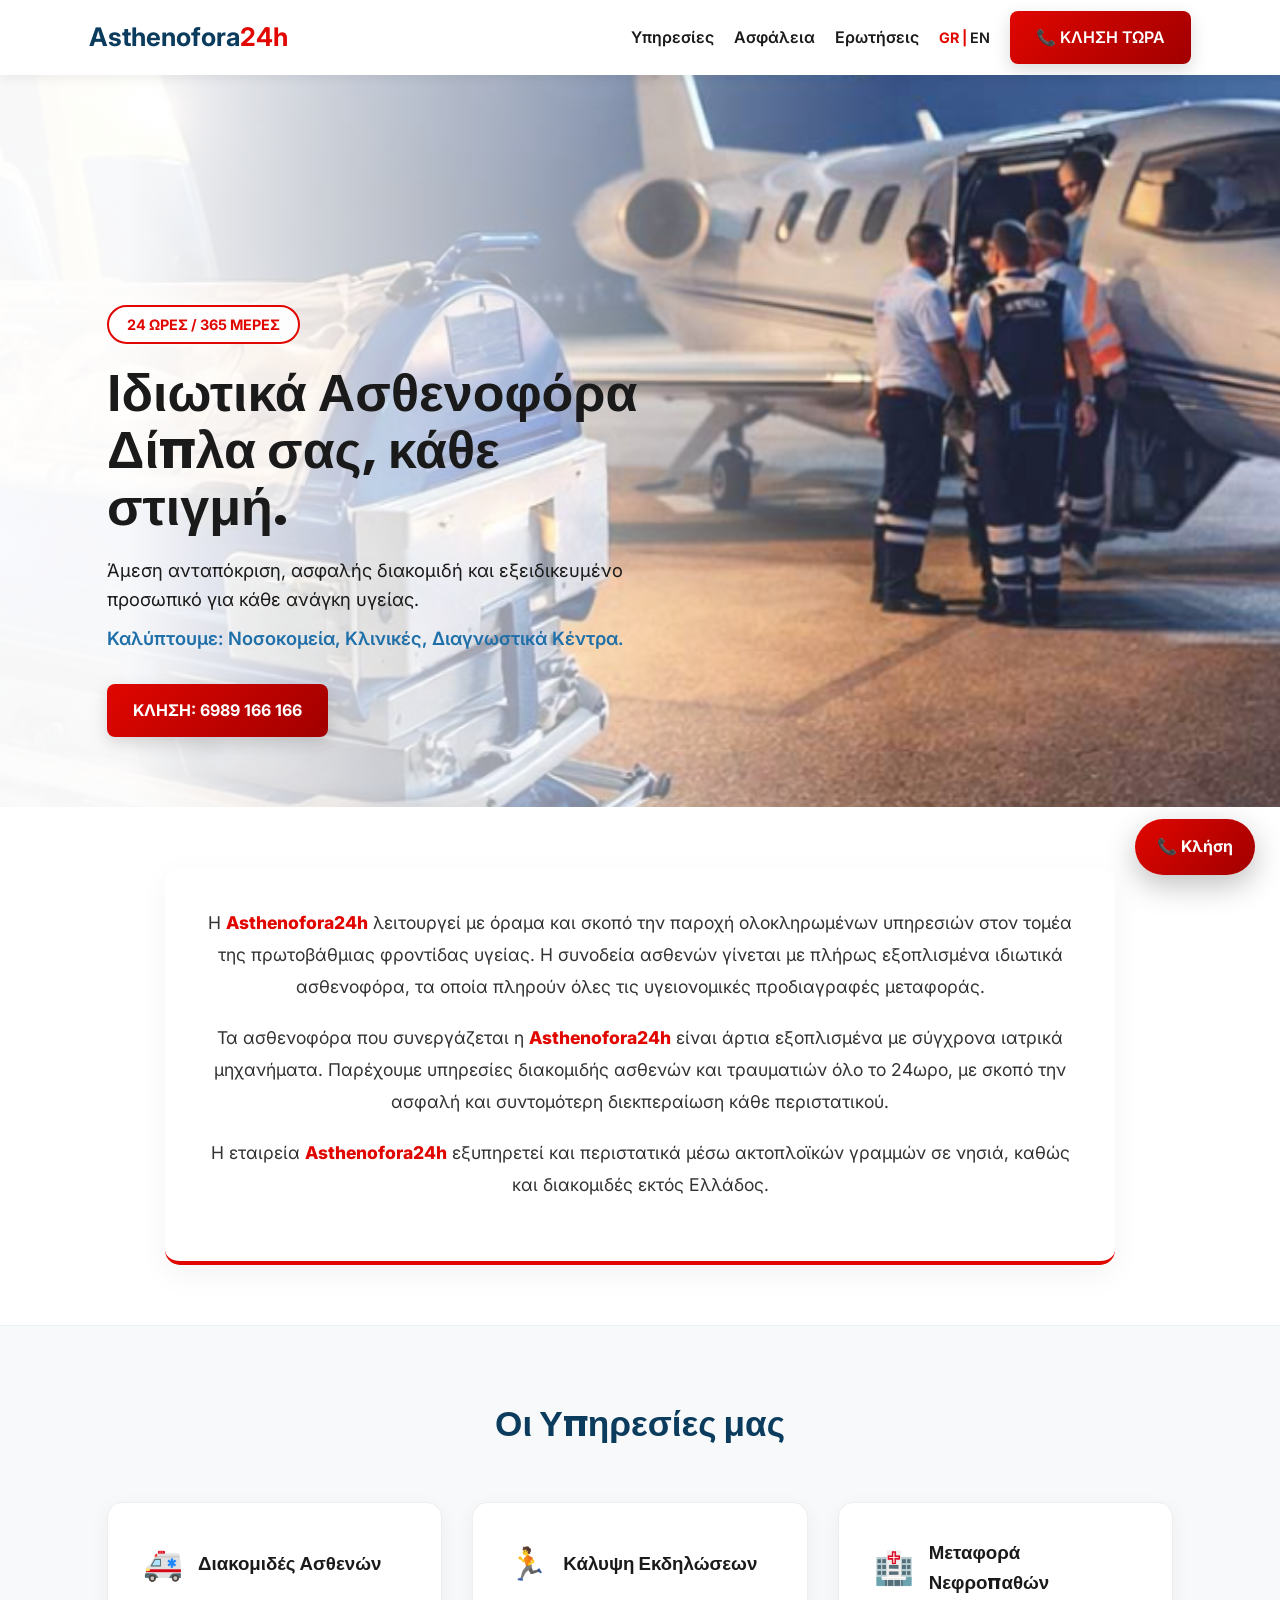
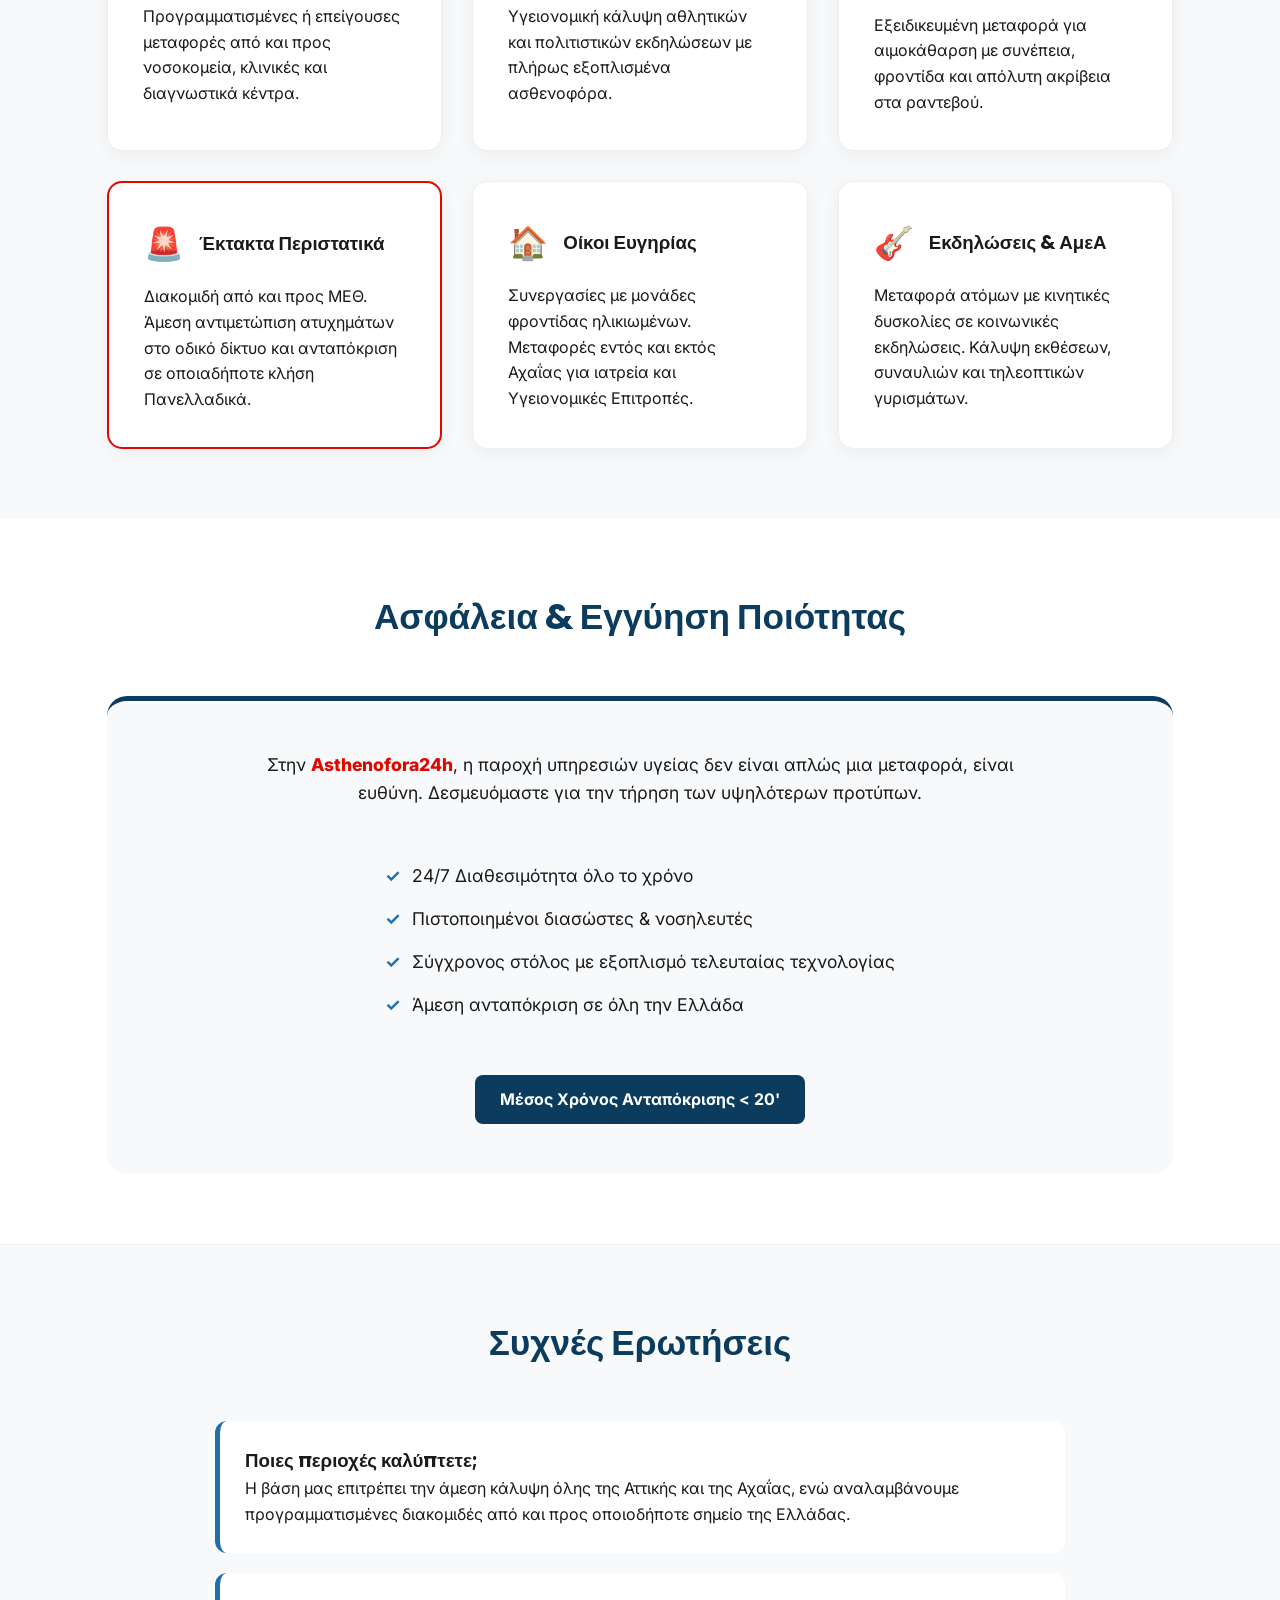
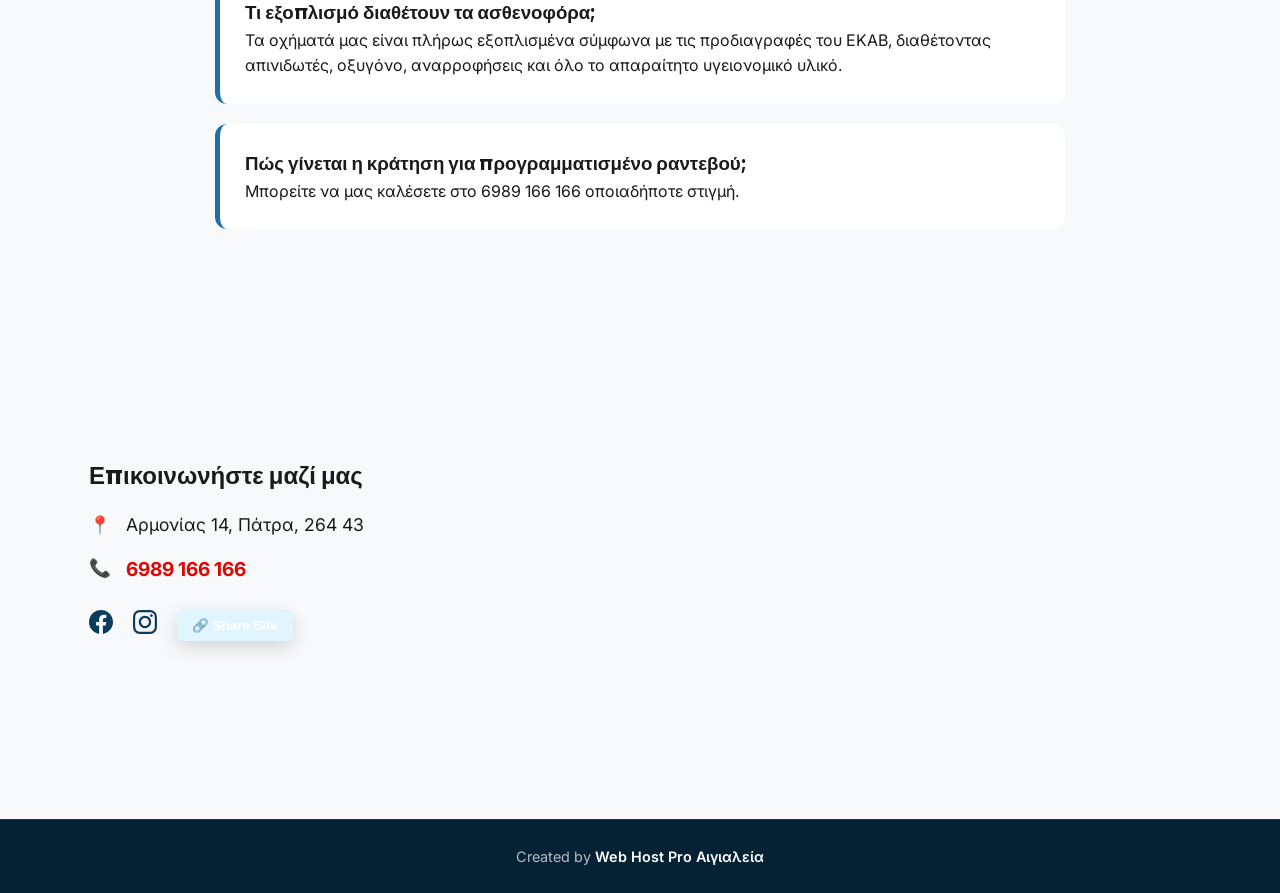
<file: index.html>
<!DOCTYPE html>
<html lang="el">
<head>
    <meta charset="UTF-8">
    <meta name="viewport" content="width=device-width, initial-scale=1.0, viewport-fit=cover">
    <title>Asthenofora24h | Ιδιωτικά Ασθενοφόρα 24/7</title>
    <meta name="description" content="Ιδιωτικά ασθενοφόρα 24/7 σε όλη την Ελλάδα. Άμεση διακομιδή ασθενών με πλήρως εξοπλισμένες κινητές μονάδες.">
    <meta name="robots" content="index, follow, max-image-preview:large, max-snippet:-1, max-video-preview:-1">
    <link rel="canonical" href="https://asthenofora24h.gr/">
    <link rel="alternate" hreflang="el" href="https://asthenofora24h.gr/">
    <link rel="alternate" hreflang="en" href="https://asthenofora24h.gr/en.html">
    <link rel="alternate" hreflang="x-default" href="https://asthenofora24h.gr/">

    <meta property="og:type" content="website">
    <meta property="og:site_name" content="Asthenofora24h">
    <meta property="og:locale" content="el_GR">
    <meta property="og:title" content="Asthenofora24h | Ιδιωτικά Ασθενοφόρα 24/7">
    <meta property="og:description" content="Ιδιωτικά ασθενοφόρα 24/7 σε όλη την Ελλάδα. Άμεση διακομιδή ασθενών με πλήρως εξοπλισμένες κινητές μονάδες.">
    <meta property="og:url" content="https://asthenofora24h.gr/">
    <meta property="og:image" content="https://asthenofora24h.gr/assets/main_photo.png">
    <meta property="og:image:alt" content="Ασθενοφόρο της Asthenofora24h σε ετοιμότητα">

    <meta name="twitter:card" content="summary_large_image">
    <meta name="twitter:title" content="Asthenofora24h | Ιδιωτικά Ασθενοφόρα 24/7">
    <meta name="twitter:description" content="Ιδιωτικά ασθενοφόρα 24/7 σε όλη την Ελλάδα. Άμεση διακομιδή ασθενών με πλήρως εξοπλισμένες κινητές μονάδες.">
    <meta name="twitter:image" content="https://asthenofora24h.gr/assets/main_photo.png">
    
    <link href="https://fonts.googleapis.com/css2?family=Inter:wght@400;600&family=Poppins:wght@600;700&display=swap" rel="stylesheet">
    <link rel="stylesheet" href="style.css">
    <link rel="preload" as="image" href="assets/main_photo.png">
        <script type="application/ld+json">
        {
            "@context": "https://schema.org",
            "@type": "MedicalBusiness",
            "name": "Asthenofora24h",
            "url": "https://asthenofora24h.gr/",
            "telephone": "+30 6989 166 166",
            "image": "https://asthenofora24h.gr/assets/main_photo.png",
            "description": "Ιδιωτικά ασθενοφόρα 24/7 σε όλη την Ελλάδα. Άμεση διακομιδή ασθενών με πλήρως εξοπλισμένες κινητές μονάδες.",
            "address": {
                "@type": "PostalAddress",
                "streetAddress": "Αρμονίας 14",
                "addressLocality": "Πάτρα",
                "postalCode": "26443",
                "addressCountry": "GR"
            },
            "areaServed": "GR",
            "availableLanguage": ["el", "en"],
            "sameAs": [
                "https://www.facebook.com/p/Asthenofora24-100063815062209/",
                "https://www.instagram.com/asthenofora24h.gr/"
            ]
        }
        </script>
</head>
<body>

    <header class="sticky-header">
        <div class="container header-flex">
            <a href="#" class="logo">Asthenofora<span>24h</span></a>
            <nav class="desktop-nav">
                <a href="#services">Υπηρεσίες</a>
                <a href="#quality">Ασφάλεια</a> 
                <a href="#faq">Ερωτήσεις</a>
                <div class="lang-switch">
                    <span class="active">GR</span> | <a href="en.html">EN</a>
                </div>
                <a href="tel:6989166166" class="nav-call-btn btn">📞 ΚΛΗΣΗ ΤΩΡΑ</a>
            </nav>
        </div>
    </header>

    <section class="hero">
        <div id="hero-bg" class="hero-background"></div>
        <div class="container hero-container-rel">
            <div class="hero-content">
                <div class="top-badge">24 Ώρες / 365 Μέρες</div>
                <h1>Ιδιωτικά Ασθενοφόρα <br><span class="text-blue">Δίπλα σας, κάθε στιγμή.</span></h1>
                <p class="hero-description">
                    Άμεση ανταπόκριση, ασφαλής διακομιδή και εξειδικευμένο προσωπικό για κάθε ανάγκη υγείας. 
                    <span>Καλύπτουμε: Νοσοκομεία, Κλινικές, Διαγνωστικά Κέντρα.</span>
                </p>
                <div class="hero-btns">
                    <a href="tel:6989166166" class="btn-main-cta btn">ΚΛΗΣΗ: 6989 166 166</a>
                </div>
            </div>
        </div>
    </section>

    <section class="mission-statement">
        <div class="container">
            <div class="mission-panel">
                <p>Η <a href="tel:6989166166" class="brand-red-link">Asthenofora24h</a> λειτουργεί με όραμα και σκοπό την παροχή ολοκληρωμένων υπηρεσιών στον τομέα της πρωτοβάθμιας φροντίδας υγείας. Η συνοδεία ασθενών γίνεται με πλήρως εξοπλισμένα ιδιωτικά ασθενοφόρα, τα οποία πληρούν όλες τις υγειονομικές προδιαγραφές μεταφοράς.</p>
                <p>Τα ασθενοφόρα που συνεργάζεται η <a href="tel:6989166166" class="brand-red-link">Asthenofora24h</a> είναι άρτια εξοπλισμένα με σύγχρονα ιατρικά μηχανήματα. Παρέχουμε υπηρεσίες διακομιδής ασθενών και τραυματιών όλο το 24ωρο, με σκοπό την ασφαλή και συντομότερη διεκπεραίωση κάθε περιστατικού.</p>
                <p>Η εταιρεία <a href="tel:6989166166" class="brand-red-link">Asthenofora24h</a> εξυπηρετεί και περιστατικά μέσω ακτοπλοϊκών γραμμών σε νησιά, καθώς και διακομιδές εκτός Ελλάδος.</p>
            </div>
        </div>
    </section>

    <section id="services" class="section section-light">
        <div class="container">
            <h2 class="section-title">Οι Υπηρεσίες μας</h2>
            <div class="grid">
                <div class="card">
                    <div class="card-header">
                        <span class="card-icon">🚑</span>
                        <h3>Διακομιδές Ασθενών</h3>
                    </div>
                    <p>Προγραμματισμένες ή επείγουσες μεταφορές από και προς νοσοκομεία, κλινικές και διαγνωστικά κέντρα.</p>
                </div>
                <div class="card">
                    <div class="card-header">
                        <span class="card-icon">🏃</span>
                        <h3>Κάλυψη Εκδηλώσεων</h3>
                    </div>
                    <p>Υγειονομική κάλυψη αθλητικών και πολιτιστικών εκδηλώσεων με πλήρως εξοπλισμένα ασθενοφόρα.</p>
                </div>
                <div class="card">
                    <div class="card-header">
                        <span class="card-icon">🏥</span>
                        <h3>Μεταφορά Νεφροπαθών</h3>
                    </div>
                    <p>Εξειδικευμένη μεταφορά για αιμοκάθαρση με συνέπεια, φροντίδα και απόλυτη ακρίβεια στα ραντεβού.</p>
                </div>
                <div class="card card-highlight">
                    <div class="card-header">
                        <span class="card-icon">🚨</span>
                        <h3>Έκτακτα Περιστατικά</h3>
                    </div>
                    <p>Διακομιδή από και προς ΜΕΘ. Άμεση αντιμετώπιση ατυχημάτων στο οδικό δίκτυο και ανταπόκριση σε οποιαδήποτε κλήση Πανελλαδικά.</p>
                </div>
                <div class="card">
                    <div class="card-header">
                        <span class="card-icon">🏠</span>
                        <h3>Οίκοι Ευγηρίας</h3>
                    </div>
                    <p>Συνεργασίες με μονάδες φροντίδας ηλικιωμένων. Μεταφορές εντός και εκτός Αχαΐας για ιατρεία και Υγειονομικές Επιτροπές.</p>
                </div>
                <div class="card">
                    <div class="card-header">
                        <span class="card-icon">🎸</span>
                        <h3>Εκδηλώσεις & ΑμεΑ</h3>
                    </div>
                    <p>Μεταφορά ατόμων με κινητικές δυσκολίες σε κοινωνικές εκδηλώσεις. Κάλυψη εκθέσεων, συναυλιών και τηλεοπτικών γυρισμάτων.</p>
                </div>
            </div>
        </div>
    </section>

    <section id="quality" class="section section-white">
        <div class="container">
            <h2 class="section-title">Ασφάλεια & Εγγύηση Ποιότητας</h2>
            <div class="quality-panel">
                <div class="quality-text">
                    <p>Στην <a href="tel:6989166166" class="brand-red-link">Asthenofora24h</a>, η παροχή υπηρεσιών υγείας δεν είναι απλώς μια μεταφορά, είναι ευθύνη. Δεσμευόμαστε για την τήρηση των υψηλότερων προτύπων.</p>
                    <ul class="quality-list">
                        <li><span>✓</span> 24/7 Διαθεσιμότητα όλο το χρόνο</li>
                        <li><span>✓</span> Πιστοποιημένοι διασώστες & νοσηλευτές</li>
                        <li><span>✓</span> Σύγχρονος στόλος με εξοπλισμό τελευταίας τεχνολογίας</li>
                        <li><span>✓</span> Άμεση ανταπόκριση σε όλη την Ελλάδα</li>
                    </ul>
                    <div class="response-badge">Μέσος Χρόνος Ανταπόκρισης < 20'</div>
                </div>
            </div>
        </div>
    </section>

    <section id="faq" class="section section-light">
        <div class="container">
            <h2 class="section-title">Συχνές Ερωτήσεις</h2>
            <div class="faq-container">
                <div class="faq-card">
                    <h3>Ποιες περιοχές καλύπτετε;</h3>
                    <p>Η βάση μας επιτρέπει την άμεση κάλυψη όλης της Αττικής και της Αχαΐας, ενώ αναλαμβάνουμε προγραμματισμένες διακομιδές από και προς οποιοδήποτε σημείο της Ελλάδας.</p>
                </div>
                <div class="faq-card">
                    <h3>Τι εξοπλισμό διαθέτουν τα ασθενοφόρα;</h3>
                    <p>Τα οχήματά μας είναι πλήρως εξοπλισμένα σύμφωνα με τις προδιαγραφές του ΕΚΑΒ, διαθέτοντας απινιδωτές, οξυγόνο, αναρροφήσεις και όλο το απαραίτητο υγειονομικό υλικό.</p>
                </div>
                <div class="faq-card">
                    <h3>Πώς γίνεται η κράτηση για προγραμματισμένο ραντεβού;</h3>
                    <p>Μπορείτε να μας καλέσετε στο 6989 166 166 οποιαδήποτε στιγμή.</p>
                </div>
            </div>
        </div>
    </section>

    <footer id="contact" class="footer-panel">
        <div class="container">
            <div class="footer-grid">
                <div class="footer-contact-info">
                    <h2>Επικοινωνήστε μαζί μας</h2>
                    <div class="contact-item">
                        <span class="icon">📍</span>
                        <p>Αρμονίας 14, Πάτρα, 264 43</p> 
                    </div>
                    <div class="contact-item">
                        <span class="icon">📞</span>
                        <p><a href="tel:6989166166" class="footer-call-link">6989 166 166</a></p>
                    </div>
                    <div class="social-links">
                        <a href="https://www.facebook.com/p/Asthenofora24-100063815062209/" target="_blank">
                            <svg width="24" height="24" fill="#0B3C5D" viewBox="0 0 24 24"><path d="M24 12.073c0-6.627-5.373-12-12-12s-12 5.373-12 12c0 5.99 4.388 10.954 10.125 11.854v-8.385H7.078v-3.47h3.047V9.43c0-3.007 1.792-4.669 4.533-4.669 1.312 0 2.686.235 2.686.235v2.953H15.83c-1.491 0-1.956.925-1.956 1.874v2.25h3.328l-.532 3.47h-2.796v8.385C19.612 23.027 24 18.062 24 12.073z"/></svg>
                        </a>
                        <a href="https://www.instagram.com/asthenofora24h.gr/" target="_blank">
                            <svg width="24" height="24" fill="#0B3C5D" viewBox="0 0 24 24"><path d="M12 2.163c3.204 0 3.584.012 4.85.07 1.366.062 2.633.332 3.608 1.308.975.975 1.245 2.242 1.308 3.608.058 1.266.07 1.646.07 4.85s-.012 3.584-.07 4.85c-.063 1.366-.333 2.633-1.308 3.608-.975.975-2.242 1.245-3.608 1.308-1.266.058-1.646.07-4.85.07s-3.584-.012-4.85-.07c-1.366-.063-2.633-.333-3.608-1.308-.975-.975-1.245-2.242-1.308-3.608-.058-1.266-.07-1.646-.07-4.85s.012-3.584.07-4.85c.063-1.366.333-2.633 1.308-3.608.975-.975 2.242-1.245 3.608-1.308 1.266-.058 1.646-.07 4.85-.07zm0-2.163c-3.259 0-3.667.014-4.947.072-4.358.2-6.78 2.618-6.98 6.98-.059 1.281-.073 1.689-.073 4.948s.014 3.667.072 4.947c.2 4.337 2.617 6.78 6.98 6.98 1.281.058 1.689.072 4.948.072s3.667-.014 4.947-.072c4.358-.2 6.78-2.618 6.98-6.98.058-1.281.072-1.689.072-4.948s-.014-3.667-.072-4.947c-.2-4.338-2.617-6.78-6.98-6.98-1.281-.058-1.689-.072-4.948-.072zm0 5.838c-3.403 0-6.162 2.759-6.162 6.162s2.759 6.162 6.162 6.162 6.162-2.759 6.162-6.162-2.759-6.162-6.162-6.162zm0 10.162c-2.209 0-4-1.791-4-4 0-2.209 1.791-4 4-4s4 1.791 4 4c0 2.209-1.791 4-4 4zm6.406-11.845c-.796 0-1.441.645-1.441 1.44s.645 1.44 1.441 1.44c.795 0 1.439-.645 1.439-1.44s-.644-1.44-1.439-1.44z"/></svg>
                        </a>
                        <button id="shareButton" class="share-btn">🔗 Share Site</button>
                    </div>
                </div>
                <div class="footer-map-box">
                    <iframe src="https://www.google.com/maps/embed?pb=!1m18!1m12!1m3!1d3143.957648358249!2d21.7513!3d38.2575!2m3!1f0!2f0!3f0!3m2!1i1024!2i768!4f13.1!3m3!1m2!1s0x135e3630f40f0f0f%3A0x0!2sArmonias%2014%2C%20Patra%20264%2043!5e0!3m2!1sen!2sgr!4v1700000000000" width="100%" height="300" style="border:0; border-radius: 15px;" allowfullscreen="" loading="lazy"></iframe>
                </div>
            </div>
        </div>
    </footer>

    <div class="copyright-bar">
        <div class="container">
            <p>Created by <strong>Web Host Pro Αιγιαλεία</strong></p>
        </div>
    </div>

    <div class="mobile-call-bar">
        <a href="tel:6989166166">
            <span class="phone-icon">📞</span> 
            <span class="phone-text">ΚΛΗΣΗ: 6989 166 166</span>
        </a>
    </div>

    <a href="tel:+306989166166" class="call-button">📞 Κλήση</a>

    <script src="script.js"></script>
</body>
</html>
</file>
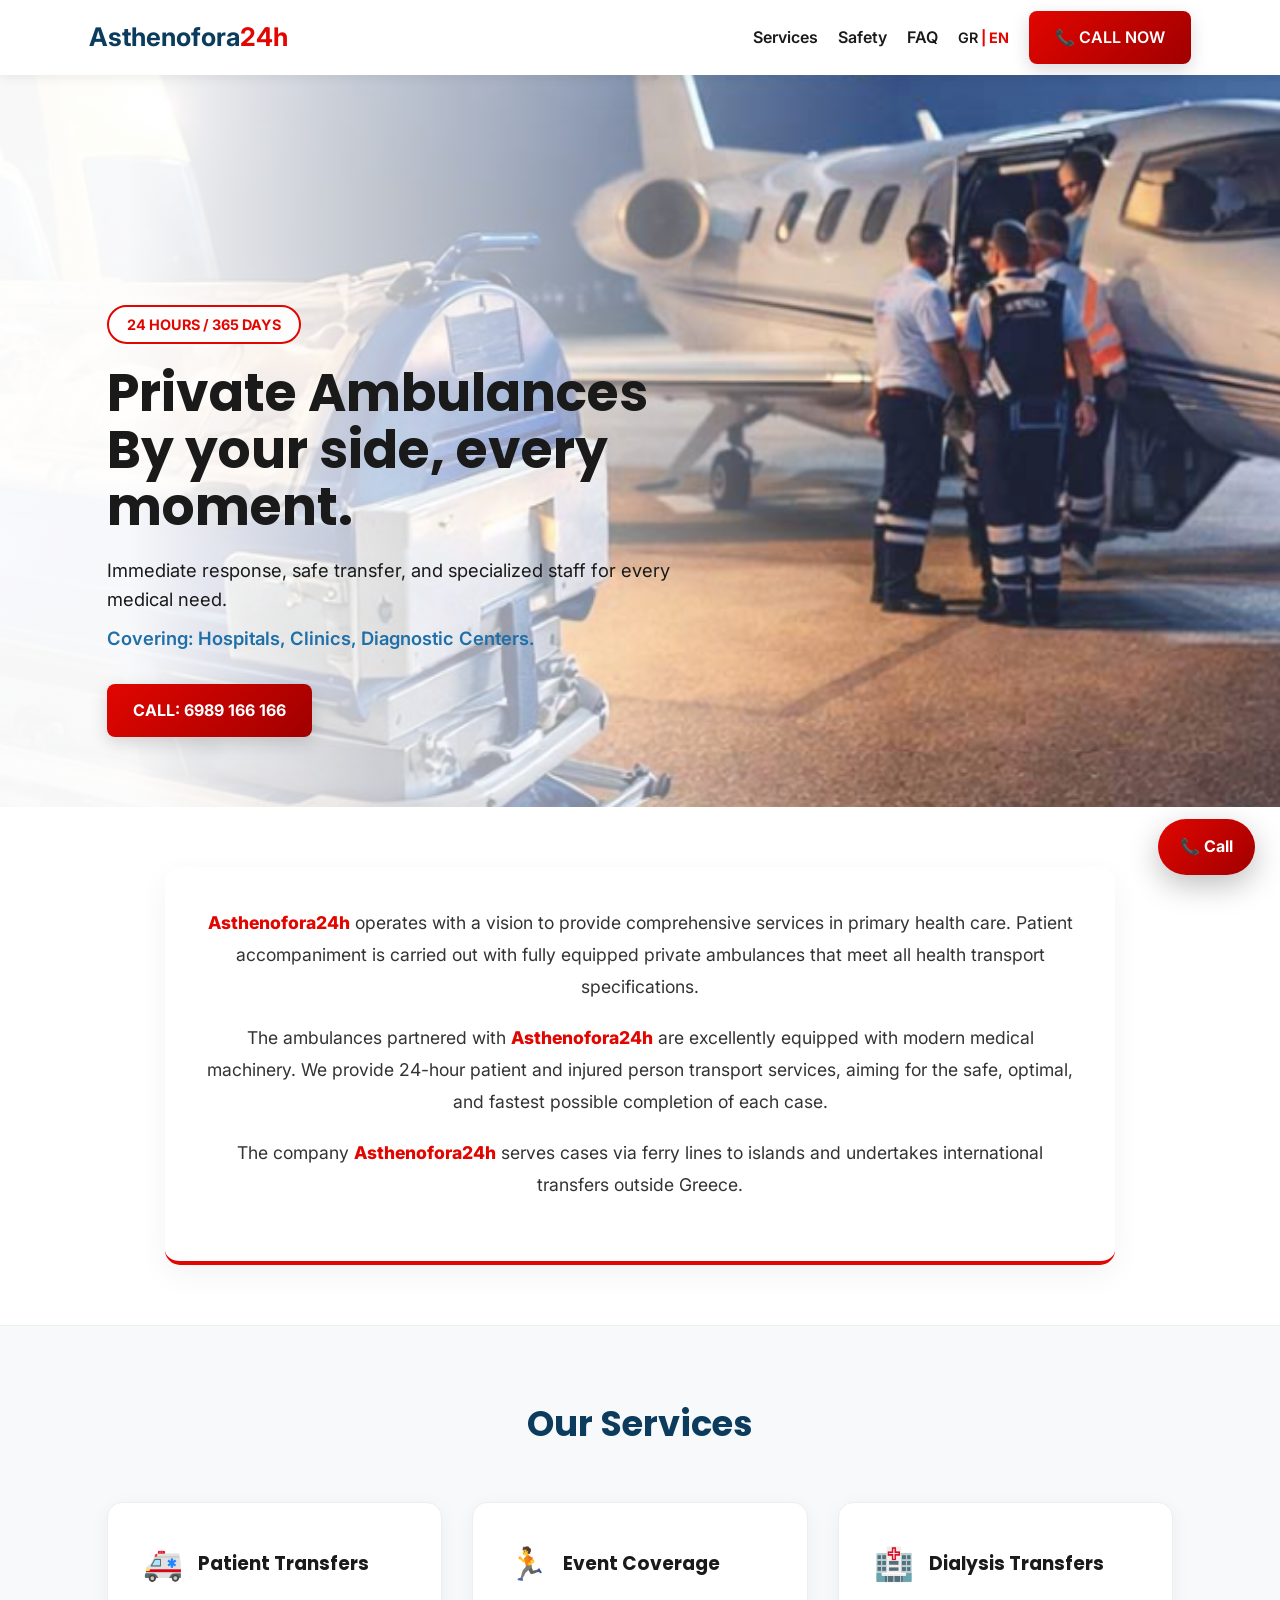
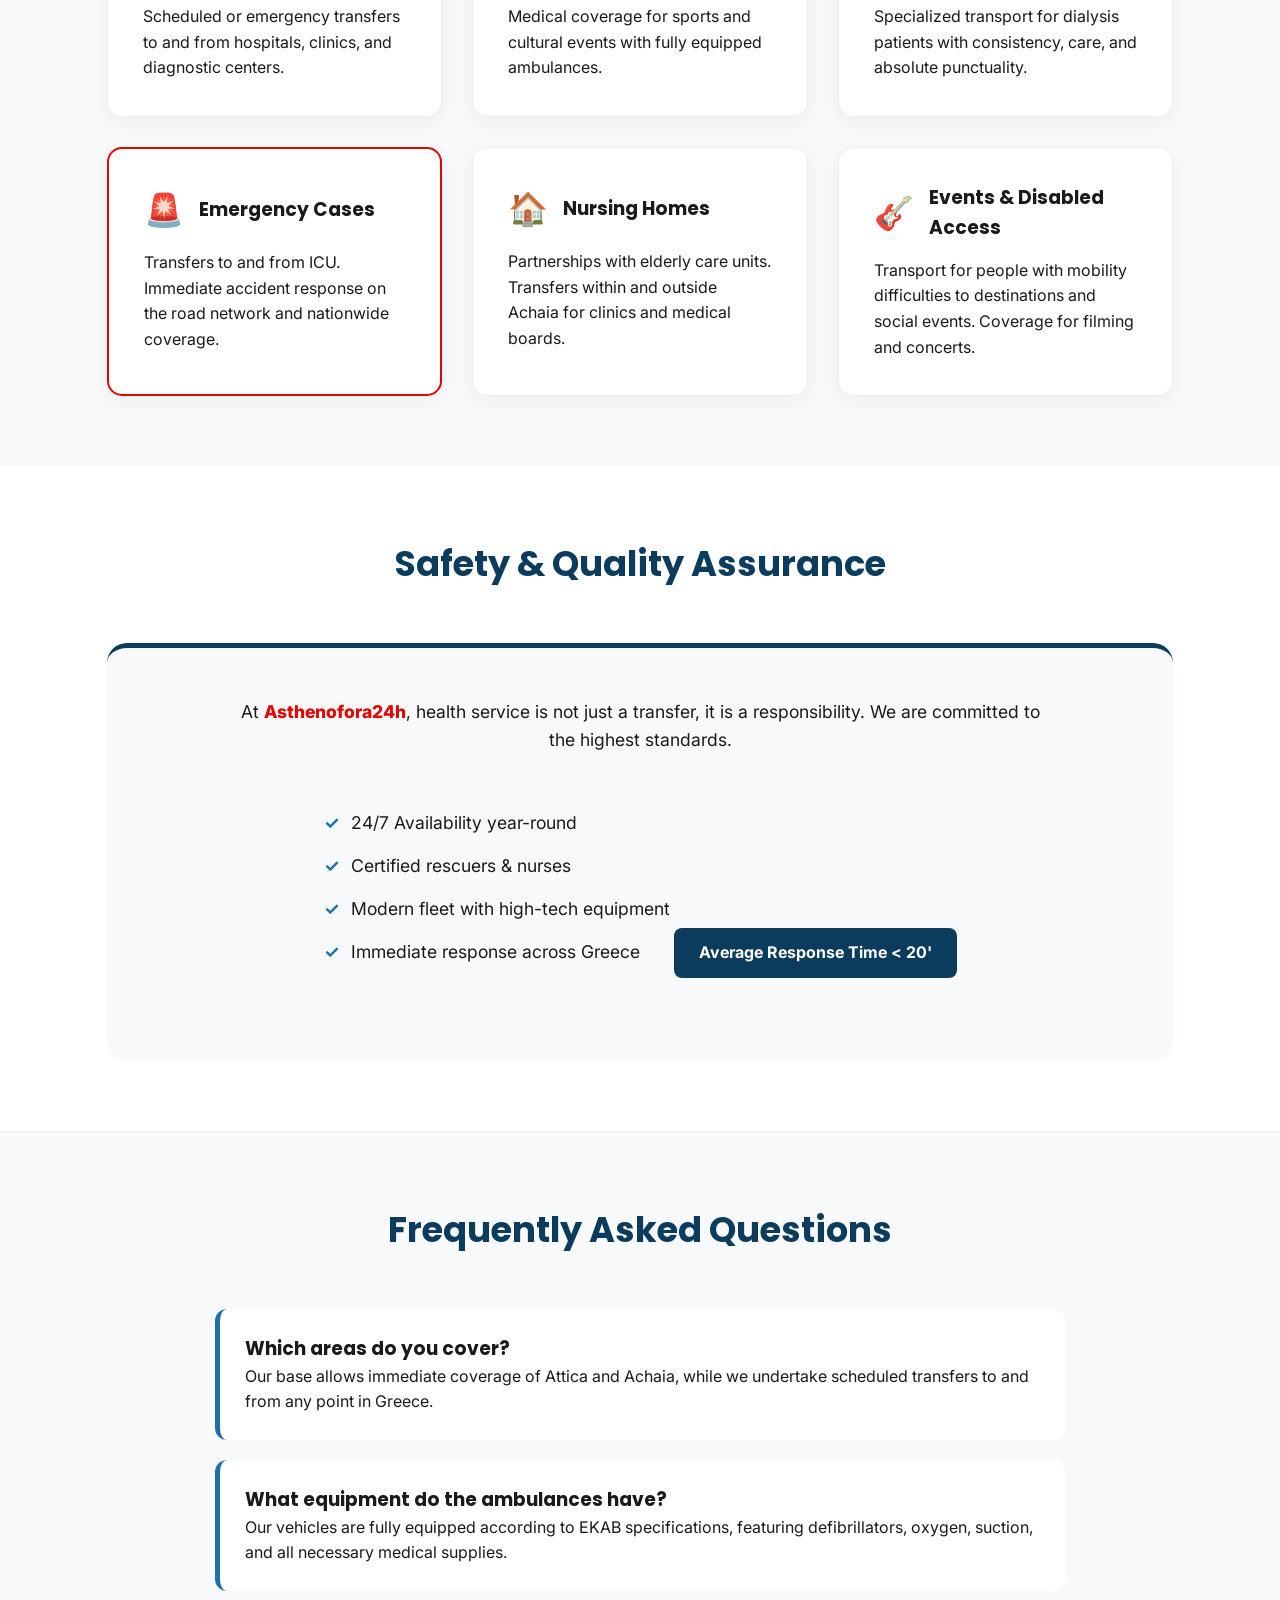
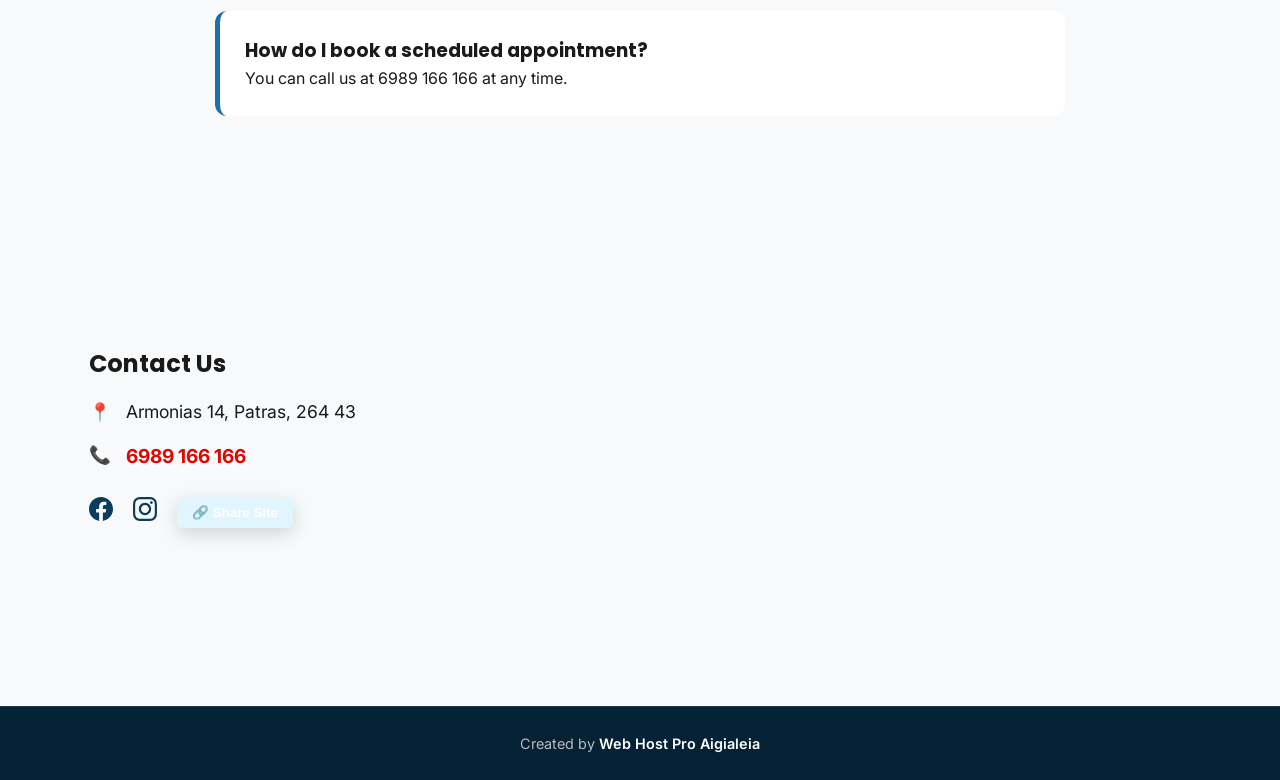
<file: en.html>
<!DOCTYPE html>
<html lang="en">
<head>
    <meta charset="UTF-8">
    <meta name="viewport" content="width=device-width, initial-scale=1.0, viewport-fit=cover">
    <title>Asthenofora24h | Private Ambulance 24/7</title>
    <meta name="description" content="Private ambulances 24/7 across Greece. Immediate patient transport with fully equipped mobile units.">
    <meta name="robots" content="index, follow, max-image-preview:large, max-snippet:-1, max-video-preview:-1">
    <link rel="canonical" href="https://asthenofora24h.gr/en.html">
    <link rel="alternate" hreflang="el" href="https://asthenofora24h.gr/">
    <link rel="alternate" hreflang="en" href="https://asthenofora24h.gr/en.html">
    <link rel="alternate" hreflang="x-default" href="https://asthenofora24h.gr/">

    <meta property="og:type" content="website">
    <meta property="og:site_name" content="Asthenofora24h">
    <meta property="og:locale" content="en_US">
    <meta property="og:title" content="Asthenofora24h | Private Ambulance 24/7">
    <meta property="og:description" content="Private ambulances 24/7 across Greece. Immediate patient transport with fully equipped mobile units.">
    <meta property="og:url" content="https://asthenofora24h.gr/en.html">
    <meta property="og:image" content="https://asthenofora24h.gr/assets/main_photo.png">
    <meta property="og:image:alt" content="Asthenofora24h ambulance ready for patient transport">

    <meta name="twitter:card" content="summary_large_image">
    <meta name="twitter:title" content="Asthenofora24h | Private Ambulance 24/7">
    <meta name="twitter:description" content="Private ambulances 24/7 across Greece. Immediate patient transport with fully equipped mobile units.">
    <meta name="twitter:image" content="https://asthenofora24h.gr/assets/main_photo.png">
    
    <link href="https://fonts.googleapis.com/css2?family=Inter:wght@400;600&family=Poppins:wght@600;700&display=swap" rel="stylesheet">
    <link rel="stylesheet" href="style.css">
        <script type="application/ld+json">
        {
            "@context": "https://schema.org",
            "@type": "MedicalBusiness",
            "name": "Asthenofora24h",
            "url": "https://asthenofora24h.gr/en.html",
            "telephone": "+30 6989 166 166",
            "image": "https://asthenofora24h.gr/assets/main_photo.png",
            "description": "Private ambulances 24/7 across Greece. Immediate patient transport with fully equipped mobile units.",
            "address": {
                "@type": "PostalAddress",
                "streetAddress": "Armonias 14",
                "addressLocality": "Patras",
                "postalCode": "26443",
                "addressCountry": "GR"
            },
            "areaServed": "GR",
            "availableLanguage": ["el", "en"],
            "sameAs": [
                "https://www.facebook.com/p/Asthenofora24-100063815062209/",
                "https://www.instagram.com/asthenofora24h.gr/"
            ]
        }
        </script>
</head>
<body>

    <header class="sticky-header">
        <div class="container header-flex">
            <a href="en.html" class="logo">Asthenofora<span>24h</span></a>
            <nav class="desktop-nav">
                <a href="#services">Services</a>
                <a href="#quality">Safety</a> 
                <a href="#faq">FAQ</a>
                <div class="lang-switch">
                    <a href="index.html">GR</a> | <span class="active">EN</span>
                </div>
                <a href="tel:6989166166" class="nav-call-btn btn">📞 CALL NOW</a>
            </nav>
        </div>
    </header>

    <section class="hero">
        <div id="hero-bg" class="hero-background"></div>
        <div class="container hero-container-rel">
            <div class="hero-content">
                <div class="top-badge">24 Hours / 365 Days</div>
                <h1>Private Ambulances <br><span class="text-blue">By your side, every moment.</span></h1>
                <p class="hero-description">
                    Immediate response, safe transfer, and specialized staff for every medical need. 
                    <span>Covering: Hospitals, Clinics, Diagnostic Centers.</span>
                </p>
                <div class="hero-btns">
                    <a href="tel:6989166166" class="btn-main-cta btn">CALL: 6989 166 166</a>
                </div>
            </div>
        </div>
    </section>

    <section class="mission-statement">
        <div class="container">
            <div class="mission-panel">
                <p><a href="tel:6989166166" class="brand-red-link">Asthenofora24h</a> operates with a vision to provide comprehensive services in primary health care. Patient accompaniment is carried out with fully equipped private ambulances that meet all health transport specifications.</p>
                <p>The ambulances partnered with <a href="tel:6989166166" class="brand-red-link">Asthenofora24h</a> are excellently equipped with modern medical machinery. We provide 24-hour patient and injured person transport services, aiming for the safe, optimal, and fastest possible completion of each case.</p>
                <p>The company <a href="tel:6989166166" class="brand-red-link">Asthenofora24h</a> serves cases via ferry lines to islands and undertakes international transfers outside Greece.</p>
            </div>
        </div>
    </section>

    <section id="services" class="section section-light">
        <div class="container">
            <h2 class="section-title">Our Services</h2>
            <div class="grid">
                <div class="card">
                    <div class="card-header">
                        <span class="card-icon">🚑</span>
                        <h3>Patient Transfers</h3>
                    </div>
                    <p>Scheduled or emergency transfers to and from hospitals, clinics, and diagnostic centers.</p>
                </div>
                <div class="card">
                    <div class="card-header">
                        <span class="card-icon">🏃</span>
                        <h3>Event Coverage</h3>
                    </div>
                    <p>Medical coverage for sports and cultural events with fully equipped ambulances.</p>
                </div>
                <div class="card">
                    <div class="card-header">
                        <span class="card-icon">🏥</span>
                        <h3>Dialysis Transfers</h3>
                    </div>
                    <p>Specialized transport for dialysis patients with consistency, care, and absolute punctuality.</p>
                </div>
                <div class="card card-highlight">
                    <div class="card-header">
                        <span class="card-icon">🚨</span>
                        <h3>Emergency Cases</h3>
                    </div>
                    <p>Transfers to and from ICU. Immediate accident response on the road network and nationwide coverage.</p>
                </div>
                <div class="card">
                    <div class="card-header">
                        <span class="card-icon">🏠</span>
                        <h3>Nursing Homes</h3>
                    </div>
                    <p>Partnerships with elderly care units. Transfers within and outside Achaia for clinics and medical boards.</p>
                </div>
                <div class="card">
                    <div class="card-header">
                        <span class="card-icon">🎸</span>
                        <h3>Events & Disabled Access</h3>
                    </div>
                    <p>Transport for people with mobility difficulties to destinations and social events. Coverage for filming and concerts.</p>
                </div>
            </div>
        </div>
    </section>

    <section id="quality" class="section section-white">
        <div class="container">
            <h2 class="section-title">Safety & Quality Assurance</h2>
            <div class="quality-panel">
                <div class="quality-text">
                    <p>At <a href="tel:6989166166" class="brand-red-link">Asthenofora24h</a>, health service is not just a transfer, it is a responsibility. We are committed to the highest standards.</p>
                    <ul class="quality-list">
                        <li><span>✓</span> 24/7 Availability year-round</li>
                        <li><span>✓</span> Certified rescuers & nurses</li>
                        <li><span>✓</span> Modern fleet with high-tech equipment</li>
                        <li><span>✓</span> Immediate response across Greece</li>
                    </ul>
                    <div class="response-badge">Average Response Time < 20'</div>
                </div>
            </div>
        </div>
    </section>

    <section id="faq" class="section section-light">
        <div class="container">
            <h2 class="section-title">Frequently Asked Questions</h2>
            <div class="faq-container">
                <div class="faq-card">
                    <h3>Which areas do you cover?</h3>
                    <p>Our base allows immediate coverage of Attica and Achaia, while we undertake scheduled transfers to and from any point in Greece.</p>
                </div>
                <div class="faq-card">
                    <h3>What equipment do the ambulances have?</h3>
                    <p>Our vehicles are fully equipped according to EKAB specifications, featuring defibrillators, oxygen, suction, and all necessary medical supplies.</p>
                </div>
                <div class="faq-card">
                    <h3>How do I book a scheduled appointment?</h3>
                    <p>You can call us at 6989 166 166 at any time.</p>
                </div>
            </div>
        </div>
    </section>

    <footer id="contact" class="footer-panel">
        <div class="container">
            <div class="footer-grid">
                <div class="footer-contact-info">
                    <h2>Contact Us</h2>
                    <div class="contact-item">
                        <span class="icon">📍</span>
                        <p>Armonias 14, Patras, 264 43</p> 
                    </div>
                    <div class="contact-item">
                        <span class="icon">📞</span>
                        <p><a href="tel:6989166166" class="footer-call-link">6989 166 166</a></p>
                    </div>
                    <div class="social-links">
                        <a href="https://www.facebook.com/p/Asthenofora24-100063815062209/" target="_blank">
                            <svg width="24" height="24" fill="#0B3C5D" viewBox="0 0 24 24"><path d="M24 12.073c0-6.627-5.373-12-12-12s-12 5.373-12 12c0 5.99 4.388 10.954 10.125 11.854v-8.385H7.078v-3.47h3.047V9.43c0-3.007 1.792-4.669 4.533-4.669 1.312 0 2.686.235 2.686.235v2.953H15.83c-1.491 0-1.956.925-1.956 1.874v2.25h3.328l-.532 3.47h-2.796v8.385C19.612 23.027 24 18.062 24 12.073z"/></svg>
                        </a>
                        <a href="https://www.instagram.com/asthenofora24h.gr/" target="_blank">
                            <svg width="24" height="24" fill="#0B3C5D" viewBox="0 0 24 24"><path d="M12 2.163c3.204 0 3.584.012 4.85.07 1.366.062 2.633.332 3.608 1.308.975.975 1.245 2.242 1.308 3.608.058 1.266.07 1.646.07 4.85s-.012 3.584-.07 4.85c-.063 1.366-.333 2.633-1.308 3.608-.975.975-2.242 1.245-3.608 1.308-1.266.058-1.646.07-4.85.07s-3.584-.012-4.85-.07c-1.366-.063-2.633-.333-3.608-1.308-.975-.975-1.245-2.242-1.308-3.608-.058-1.266-.07-1.646-.07-4.85s.012-3.584.07-4.85c.063-1.366.333-2.633 1.308-3.608.975-.975 2.242-1.245 3.608-1.308 1.266-.058 1.646-.07 4.85-.07zm0-2.163c-3.259 0-3.667.014-4.947.072-4.358.2-6.78 2.618-6.98 6.98-.059 1.281-.073 1.689-.073 4.948s.014 3.667.072 4.947c.2 4.337 2.617 6.78 6.98 6.98 1.281.058 1.689.072 4.948.072s3.667-.014 4.947-.072c4.358-.2 6.78-2.618 6.98-6.98.058-1.281.072-1.689.072-4.948s-.014-3.667-.072-4.947c-.2-4.338-2.617-6.78-6.98-6.98-1.281-.058-1.689-.072-4.948-.072zm0 5.838c-3.403 0-6.162 2.759-6.162 6.162s2.759 6.162 6.162 6.162 6.162-2.759 6.162-6.162-2.759-6.162-6.162-6.162zm0 10.162c-2.209 0-4-1.791-4-4 0-2.209 1.791-4 4-4s4 1.791 4 4c0 2.209-1.791 4-4 4zm6.406-11.845c-.796 0-1.441.645-1.441 1.44s.645 1.44 1.441 1.44c.795 0 1.439-.645 1.439-1.44s-.644-1.44-1.439-1.44z"/></svg>
                        </a>
                        <button id="shareButton" class="share-btn">🔗 Share Site</button>
                    </div>
                </div>
                <div class="footer-map-box">
                    <iframe src="https://www.google.com/maps/embed?pb=!1m18!1m12!1m3!1d3143.957648358249!2d21.7513!3d38.2575!2m3!1f0!2f0!3f0!3m2!1i1024!2i768!4f13.1!3m3!1m2!1s0x135e3630f40f0f0f%3A0x0!2sArmonias%2014%2C%20Patra%20264%2043!5e0!3m2!1sen!2sgr!4v1700000000000" width="100%" height="300" style="border:0; border-radius: 15px;" allowfullscreen="" loading="lazy"></iframe>
                </div>
            </div>
        </div>
    </footer>

    <div class="copyright-bar">
        <div class="container">
            <p>Created by <strong>Web Host Pro Aigialeia</strong></p>
        </div>
    </div>

    <div class="mobile-call-bar">
        <a href="tel:6989166166">
            <span class="phone-icon">📞</span> 
            <span class="phone-text">CALL: 6989 166 166</span>
        </a>
    </div>

    <a href="tel:+306989166166" class="call-button">📞 Call</a>

    <script src="script.js"></script>
</body>
</html>
</file>
<file: style.css>
/* =========================================
   1. CUSTOM VARIABLES & RESET
   ========================================= */
:root {
    --primary-blue: #0B3C5D;
    --secondary-blue: #1F6FA9;
    --accent-red: #E10600;
    --bg-light: #F7F9FB;
    --text-dark: #1A1A1A;
    --white: #ffffff;
    --transition: all 0.3s ease;
}

* { 
    box-sizing: border-box; 
    margin: 0; 
    padding: 0; 
}

html { 
    scroll-behavior: smooth; 
}

body {
    font-family: 'Inter', sans-serif;
    color: var(--text-dark);
    background-color: var(--bg-light);
    line-height: 1.6;
    overflow-x: hidden;
}

html,
body {
    max-width: 100%;
}

h1, h2, h3 { 
    font-family: 'Poppins', sans-serif; 
    font-weight: 700; 
}

.container {
    max-width: 1200px;
    margin: 0 auto;
    padding: 0 25px;
}

/* =========================================
   2. STICKY HEADER
   ========================================= */
.sticky-header {
    height: 75px;
    position: sticky;
    top: 0;
    background: var(--white);
    box-shadow: 0 2px 12px rgba(0,0,0,0.08);
    z-index: 1000;
    display: flex;
    align-items: center;
}

.header-flex {
    display: flex;
    justify-content: space-between;
    align-items: center;
    width: 100%;
}

.logo { 
    font-size: 1.6rem; 
    color: var(--primary-blue); 
    text-decoration: none; 
    font-weight: 700; 
}

.logo span { 
    color: var(--accent-red); 
}

.desktop-nav { 
    display: flex; 
    align-items: center; 
    gap: 25px; 
}

.desktop-nav a { 
    text-decoration: none; 
    color: var(--text-dark); 
    font-weight: 600; 
    transition: var(--transition); 
}

.desktop-nav a:hover { 
    color: var(--secondary-blue); 
}

/* =========================================
   3. HERO SECTION
   ========================================= */
.hero {
    position: relative;
    overflow: hidden;
    min-height: 40vh;
    display: flex;
    align-items: center;
    background-color: #000;
    text-align: left;
}

.hero-background {
    position: absolute;
    top: 0;
    left: 0;
    width: 100%;
    height: 100%;
    background-size: cover;
    background-position: 70% center;
    background-repeat: no-repeat;
    transition: background-image 1.5s ease-in-out, transform 8s linear;
    z-index: 1;
}

.zoom-effect { 
    transform: scale(1.1); 
}

.hero::before {
    content: '';
    position: absolute;
    top: 0; left: 0; width: 100%; height: 100%;
    background: linear-gradient(90deg, 
        rgba(255,255,255,0.95) 15%, 
        rgba(255,255,255,0.3) 45%, 
        rgba(255,255,255,0) 70%
    );
    z-index: 2;
    background: linear-gradient(
  90deg,
  rgba(255,255,255,0.97) 10%,
  rgba(255,255,255,0.6) 40%,
  rgba(255,255,255,0.1) 70%
);
}

.hero-container-rel {
    position: relative;
    z-index: 3;
    width: 100%;
}

.hero-content {
    max-width: 580px; 
    text-align: left;
    margin-left: 0;
    margin-right: auto;
    padding-top: 15%; 
}

.top-badge {
    background: rgba(255, 255, 255, 0.9);
    color: var(--accent-red);
    border: 2px solid var(--accent-red);
    display: inline-block;
    padding: 6px 18px;
    border-radius: 50px;
    font-size: 0.9rem;
    font-weight: 700;
    margin-bottom: 20px;
    text-transform: uppercase;
}

.hero h1 { 
    font-size: clamp(32px, 5vw, 52px); 
    line-height: 1.1; 
    margin-bottom: 20px; 
    color: var(--text-dark);
}

.hero-description {
    font-size: 1.15rem;
    line-height: 1.6;
    color: #1A1A1A;
    margin-bottom: 30px;
}

.hero-description span {
    display: block;
    margin-top: 10px;
    font-weight: 600;
    color: var(--secondary-blue);
}

/* =========================================
   4. SECTIONS & PANELS
   ========================================= */
.section-light { 
    background-color: var(--bg-light); 
    border-top: 1px solid #ebf0f3; 
}

.section-white { 
    background-color: var(--white); 
}

.section-title { 
    text-align: center; 
    font-size: 2.2rem; 
    margin-bottom: 50px; 
    color: var(--primary-blue); 
}

/* =========================================
   5. GRID & CARDS
   ========================================= */
.grid {
    display: grid;
    grid-template-columns: repeat(auto-fit, minmax(320px, 1fr));
    gap: 30px;
}

.card {
    background: var(--white);
    padding: 35px;
    border-radius: 15px;
    box-shadow: 0 5px 20px rgba(0,0,0,0.05);
    transition: var(--transition);
    border: 1px solid #eee;
}

.card:hover {
  transform: translateY(-10px);
  box-shadow: 0 20px 40px rgba(11, 60, 93, 0.12);
}

.card-highlight {
    border: 2px solid var(--accent-red);
}

.card-header {
    display: flex;
    align-items: center;
    gap: 15px;
    margin-bottom: 15px;
}

.card-icon { font-size: 2rem; }

/* =========================================
   6. QUALITY & FAQ
   ========================================= */
.quality-panel {
    background: var(--bg-light);
    padding: 50px 40px;
    border-radius: 20px;
    border-top: 5px solid var(--primary-blue);
    text-align: center;
}

.quality-text {
    max-width: 800px;
    margin: 0 auto;
}

.quality-text p {
    font-size: 1.1rem;
    margin-bottom: 25px;
}

.quality-list {
    list-style: none;
    margin: 30px auto;
    display: inline-block;
    text-align: left;
}

.quality-list li {
    margin-bottom: 15px;
    font-size: 1.1rem;
    display: flex;
    align-items: center;
    gap: 12px;
}

.quality-list li span {
    color: var(--secondary-blue);
    font-weight: bold;
}

.response-badge {
    display: inline-block;
    padding: 12px 25px;
    background: var(--primary-blue);
    color: white;
    border-radius: 8px;
    font-weight: 700;
    margin-top: 10px;
}

.faq-container { 
    max-width: 850px; 
    margin: 0 auto; 
}

.faq-card {
    background: var(--white);
    padding: 25px;
    border-radius: 12px;
    margin-bottom: 20px;
    border-left: 5px solid var(--secondary-blue);
}

/* =========================================
   7. FOOTER & MAP
   ========================================= */
.footer-panel { padding: 80px 0 120px 0; }

.footer-grid {
    display: grid;
    grid-template-columns: 1fr 1fr;
    gap: 50px;
    align-items: center;
}

.contact-item {
    display: flex;
    gap: 15px;
    margin-top: 15px;
    font-size: 1.1rem;
}

.contact-item a { color: var(--accent-red); font-weight: 700; text-decoration: none; }

.footer-call-link {
    color: var(--accent-red) !important;
    font-weight: 800;
    font-size: 1.2rem;
    text-decoration: none;
    transition: var(--transition);
}

.footer-call-link:hover {
    color: var(--primary-blue) !important;
    text-decoration: underline;
}

/* =========================================
   8. MOBILE CALL BAR & RESPONSIVE
   ========================================= */
.mobile-call-bar {
    position: fixed;
    bottom: 0;
    width: 100%;
    height: 70px;
    background: var(--accent-red);
    display: none;
    align-items: center;
    justify-content: center;
    z-index: 2000;
    box-shadow: 0 -2px 10px rgba(0,0,0,0.1);
}

.mobile-call-bar a {
    color: white;
    text-decoration: none;
    font-weight: 700;
    font-size: 1.2rem;
}

@media (max-width: 768px) {
    .desktop-nav { display: none; }
    .mobile-call-bar { display: flex; }
    .footer-grid { grid-template-columns: 1fr; }
    .hero { text-align: center; min-height: 70vh; }
    .hero::before { background: rgba(255,255,255,0.85); }
    .hero-content { margin: 0 auto; }
}

/* =========================================
   9. MISSION STATEMENT & BRANDING
   ========================================= */
.mission-statement {
    padding: 60px 0;
    background-color: var(--white);
}

.mission-panel {
    text-align: center;
    max-width: 950px;
    margin: 0 auto;
    background: #fff;
    padding: 40px;
    border-radius: 15px;
    box-shadow: 0 10px 30px rgba(0,0,0,0.05);
    line-height: 1.8;
    border-bottom: 4px solid var(--accent-red);
}

.mission-panel p {
    margin-bottom: 20px;
    font-size: 1.1rem;
    color: #333;
}

.brand-red-link {
    color: var(--accent-red) !important;
    font-weight: 800;
    text-decoration: none;
    transition: var(--transition);
    display: inline;
}

.brand-red-link:hover {
    color: var(--primary-blue) !important;
    text-decoration: underline;
}

.lang-switch { color: var(--accent-red); font-weight: bold; font-size: 0.9rem; }
.lang-switch a { color: var(--text-dark); text-decoration: none; }
.lang-switch .active { color: var(--accent-red); }

.social-links { display: flex; gap: 20px; align-items: center; margin-top: 25px; }

.share-btn { 
    background: #e1f5fe; 
    color: var(--secondary-blue); 
    border: none; 
    padding: 8px 15px; 
    border-radius: 5px; 
    cursor: pointer; 
    font-weight: 600;
    transition: var(--transition);
}

.share-btn:hover { background: var(--secondary-blue); color: white; }

.copyright-bar {
    background-color: #052134;
    color: rgba(255, 255, 255, 0.7);
    padding: 25px 0;
    text-align: center;
    font-size: 0.9rem;
    border-top: 1px solid rgba(255, 255, 255, 0.1);
}

.copyright-bar strong {
    color: var(--white);
    font-weight: 600;
}

/* =========================================
   NEW UPDATES
   ========================================= */
.call-button {
  position: fixed;
  bottom: 25px;
  right: 25px;
  background: linear-gradient(135deg, #E10600, #a00000);
  color: white;
  padding: 15px 22px;
  border-radius: 60px;
  text-decoration: none;
  font-weight: 700;
  z-index: 999;
  box-shadow: 0 10px 30px rgba(0,0,0,0.25);
  transition: all 0.3s ease;
}

.call-button:hover {
  transform: translateY(-4px) scale(1.05);
}

button,
.btn {
  background: linear-gradient(135deg, #E10600, #a00000);
  color: white !important;
  padding: 14px 26px;
  border: none;
  cursor: pointer;
  font-weight: 700;
  border-radius: 8px;
  transition: all 0.3s ease;
  text-decoration: none;
  display: inline-block;
  box-shadow: 0 6px 18px rgba(0,0,0,0.15);
}

button:hover,
.btn:hover {
  transform: translateY(-3px);
}

section {
  padding: 70px 20px;
}

.container {
  width: 90%;
  max-width: 1200px;
  margin: 0 auto;
}

@media (max-width: 768px) {
    body { padding-bottom: 90px; }
}
/* =========================================
   HEADER RESPONSIVE FIX (PREMIUM VERSION)
   ========================================= */

.header-flex {
  display: flex;
  justify-content: space-between;
  align-items: center;
  flex-wrap: wrap;
}

.desktop-nav {
  display: flex;
  align-items: center;
  gap: 20px;
  flex-wrap: wrap;
}

.desktop-nav a {
  position: relative;
}

.desktop-nav a::after {
  content: '';
  position: absolute;
  bottom: -4px;
  left: 0;
  width: 0%;
  height: 2px;
  background: var(--secondary-blue);
  transition: width 0.3s ease;
}

.desktop-nav a:hover::after {
  width: 100%;
}

/* Tablet Optimization */
@media (max-width: 1024px) {

  .desktop-nav {
    gap: 12px;
  }

  .desktop-nav a {
    font-size: 14px;
  }

  .call-button {
    display: none;
  }

}

/* =========================================
   MOBILE-FIRST HARDENING
   ========================================= */
.grid {
    grid-template-columns: repeat(auto-fit, minmax(min(100%, 280px), 1fr));
}

.card,
.faq-card,
.mission-panel,
.quality-panel {
    overflow-wrap: anywhere;
}

.footer-map-box iframe {
    display: block;
}

.mobile-call-bar {
    height: 64px;
    padding-bottom: env(safe-area-inset-bottom);
}

.mobile-call-bar a {
    display: flex;
    align-items: center;
    justify-content: center;
    gap: 8px;
    width: 100%;
    padding: 0 12px;
    text-align: center;
}

@media (max-width: 768px) {
    .container {
        width: min(1200px, calc(100% - 32px));
        padding: 0;
    }

    section {
        padding: 56px 0;
    }

    .hero {
        min-height: min(78svh, 700px);
    }

    .hero-content {
        padding-top: 28px;
    }

    .hero h1 {
        font-size: clamp(28px, 8vw, 40px);
    }

    .hero-description {
        font-size: clamp(1rem, 3.9vw, 1.1rem);
    }

    .section-title {
        font-size: clamp(1.55rem, 6vw, 2rem);
        margin-bottom: 34px;
    }

    .grid {
        gap: 18px;
    }

    .card {
        padding: 24px 18px;
    }

    .quality-panel,
    .mission-panel {
        padding: 26px 18px;
    }

    .quality-list li {
        align-items: flex-start;
    }

    .social-links {
        flex-wrap: wrap;
        gap: 12px;
    }

    .contact-item {
        align-items: flex-start;
    }

    body {
        padding-bottom: calc(84px + env(safe-area-inset-bottom));
    }
}

@media (max-width: 480px) {
    .sticky-header {
        height: 68px;
    }

    .logo {
        font-size: 1.3rem;
    }

    .top-badge {
        font-size: 0.78rem;
        padding: 5px 12px;
    }

    .mobile-call-bar a {
        font-size: 1rem;
    }

    .phone-text {
        white-space: nowrap;
        overflow: hidden;
        text-overflow: ellipsis;
    }
}
</file>
